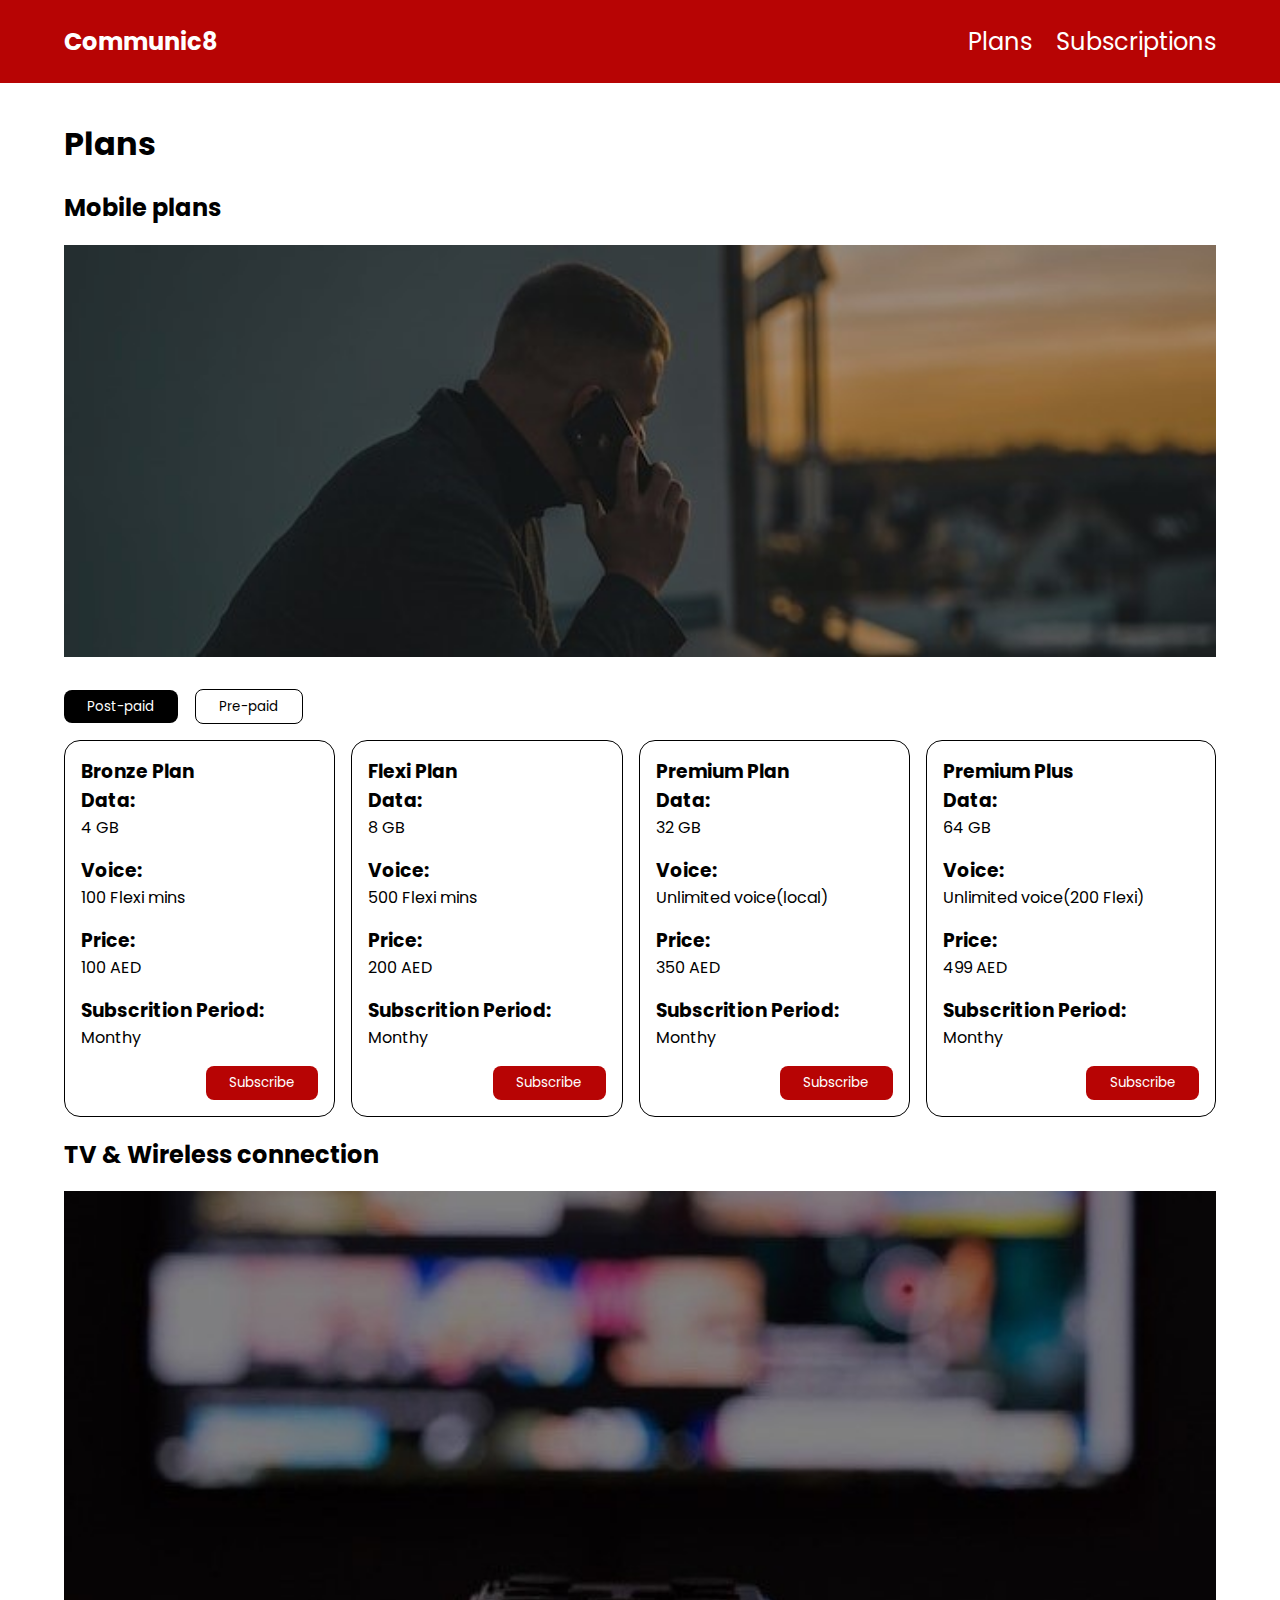
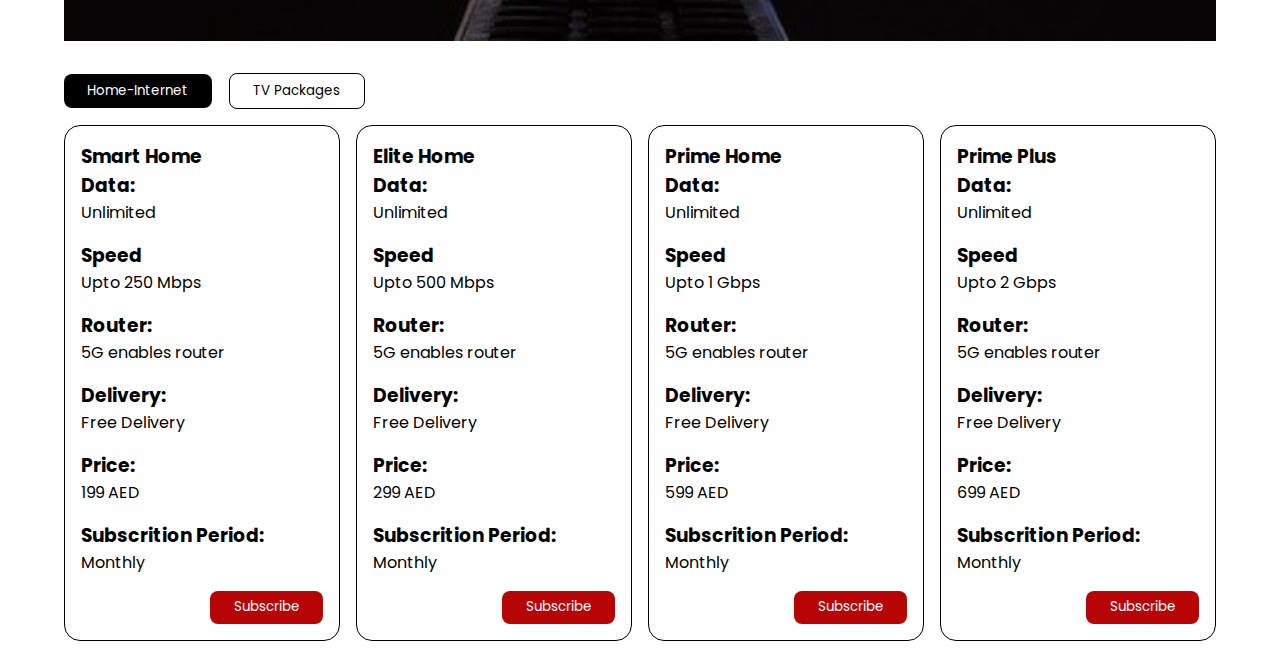
<file: index.html>
<!DOCTYPE html>
<html lang="en">
<head>
    <meta charset="UTF-8">
    <meta http-equiv="X-UA-Compatible" content="IE=edge">
    <meta name="viewport" content="width=device-width, initial-scale=1.0">
    <title>Document</title>
    <link rel="preconnect" href="https://fonts.googleapis.com">
    <link rel="preconnect" href="https://fonts.gstatic.com" crossorigin>
    <link href="https://fonts.googleapis.com/css2?family=Poppins&display=swap" rel="stylesheet">
    <link rel="stylesheet" href="plans_subscriptions_structure.css">
    <link rel="stylesheet" href="plans_subscriptions_style.css">
</head>
<body>
    <div class="main__body">
        <!-- Nav bar-->
        <nav class="nav_bar">
            <div class="logo"><a href="" style="font-weight: bolder;">Communic8</a></div>
            <ul class="nav__list nav__push--right">
                <li><a href="">Plans</a></li>
                <li><a href="subscriptions.html">Subscriptions</a></li>
            </ul>
        </nav>
        <main>
            <h1 class="plan__heading--main" id="plans">Plans</h1>
            <!--Mobile plans-->
            <section class="mobile__section">
                <h2 class="mobile__plans--header">Mobile plans</h2>
                <div class="img-container"><img src="MobilePlans.jpg"/></div>
                <div class="postpre__btn ">
                    <br />
                    <button class="postpaid__btn option__btn" onclick="postPaid()">Post-paid</button>
                    <button class="prepaid__btn option__btn" onclick="prePaid()">Pre-paid</button>
                </div>
                <div class="mobile__cards main__grid">
                    <div class="mobile__card" ></div>
                    <div class="mobile__card" ></div>
                    <div class="mobile__card " ></div>
                    <div class="mobile__card " ></div>
                </div>
            </section>
            <!-- TV & Wireless connection-->
            <section class="tv__wifi--section">
                <h2 class="tv__wifi--header">TV & Wireless connection</h2>
                <div class="img-container">
                    <img src="TVPackages.jpg"/>
                </div>
                <div class="tv__wifi--btn ">
                    <br />
                    <button class="wifi__btn option__btn" onclick="wifi()">Home-Internet</button>
                    <button class="tv__btn option__btn" onclick="tv()">TV Packages</button>
                </div>
                <div class="tv__wifi--cards main__grid">
                    <div class="tv__wifi__card"></div>
                    <div class="tv__wifi__card"></div>
                    <div class="tv__wifi__card"></div>
                    <div class="tv__wifi__card"></div>
                </div>
            </section>
        </main>
        <script src="services_script.js"></script>
    </div>
</body>
</html>
</file>
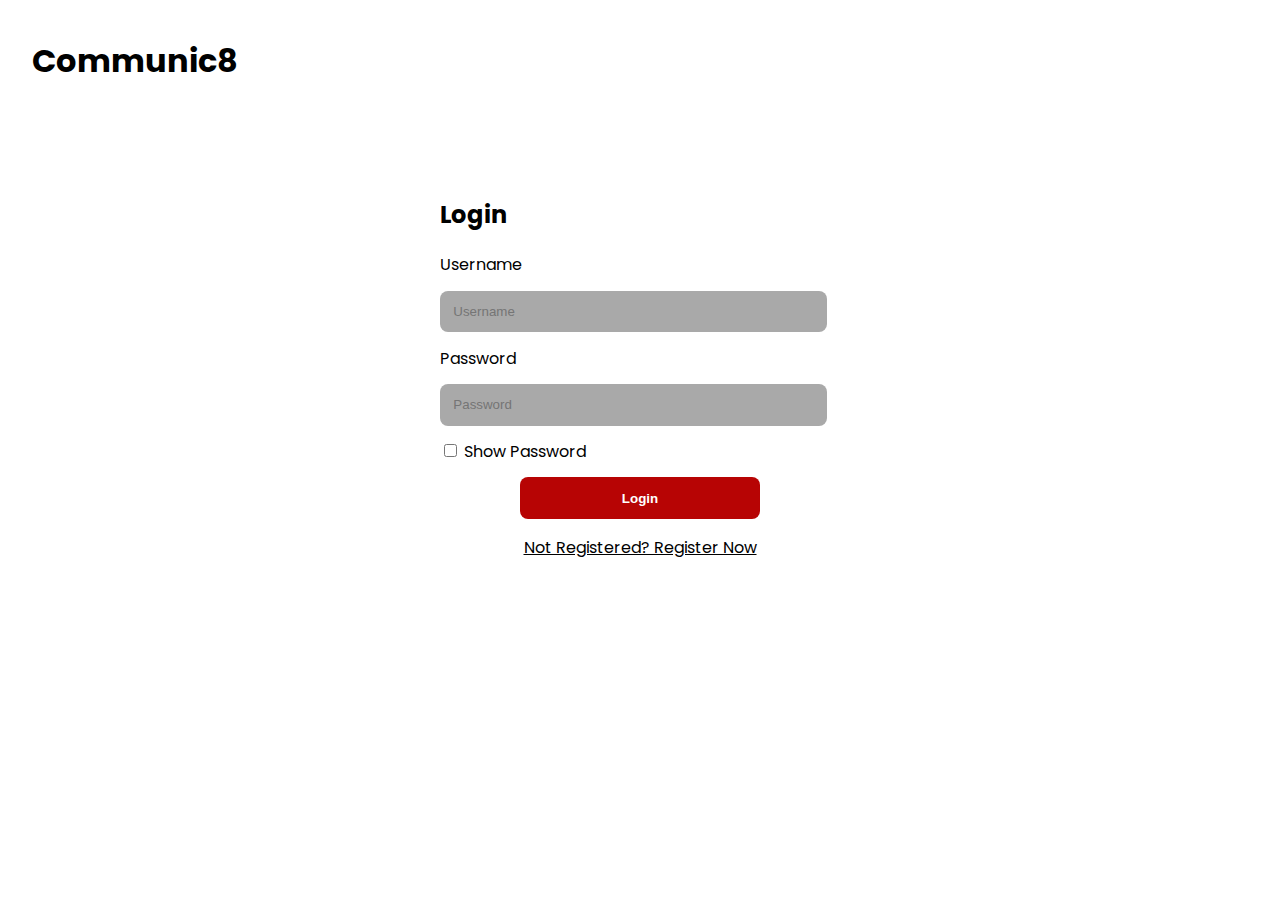
<file: login/index.html>
<!DOCTYPE html>
<html>
<head>
    <title>Login Page</title>
    <link rel="preconnect" href="https://fonts.googleapis.com">
    <link rel="preconnect" href="https://fonts.gstatic.com" crossorigin>
    <link href="https://fonts.googleapis.com/css2?family=Poppins&display=swap" rel="stylesheet">
    <link rel="stylesheet" type="text/css" href="login_structure_style.css">
</head>
<body>
    <script>
        function togglePasswordVisibility() {
            var passwordInput = document.getElementById("password");
            var showPasswordCheckbox = document.getElementById("showPasswordCheckbox");
            
            if (showPasswordCheckbox.checked) {
                passwordInput.type = "text";
            } else {
                passwordInput.type = "password";
            }
        }
    </script>
    <div class="company-name">
        <h1>Communic8</h1>
    </div>
    <div class="container">
        <h2 class="login-header">Login</h2>
        <form action="../subscritions/services.html">
            <label for="username">Username</label>
            <input type="text" id="username" placeholder="Username" required><br>
            <label for="password">Password</label>
            <input type="password" id="password" placeholder="Password" required><br />
            <input type="checkbox" id="showPasswordCheckbox" onchange="togglePasswordVisibility()">
            <label for="showPasswordCheckbox">Show Password</label><br>
            <div class="submit__btn"><input type="submit" value="Login"></br></div>
        </form>

        <div class="register-link">
            <a href="../Registration/Registration.html">Not Registered? Register Now</a>
        </div>
    </div>
</body>
</html>
</file>
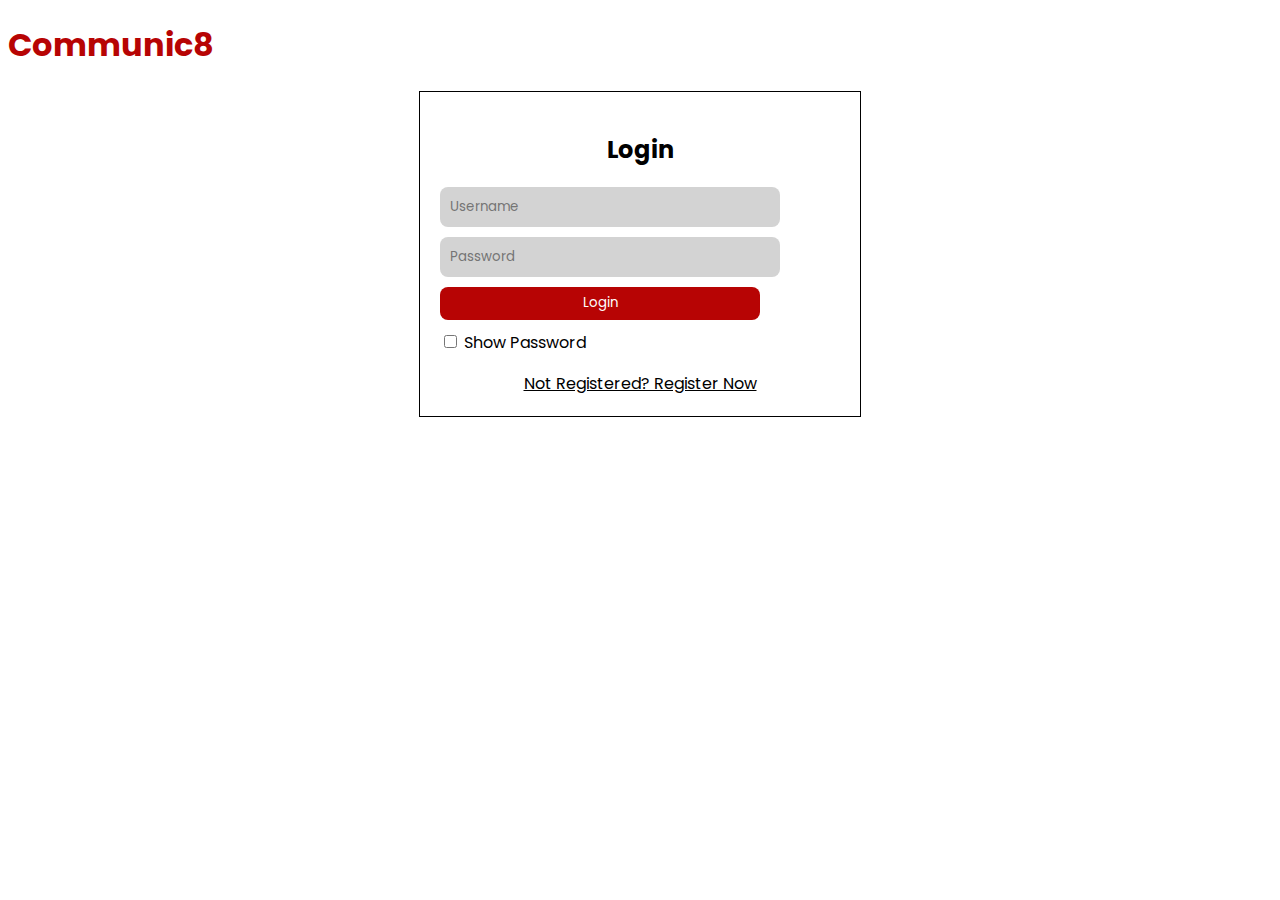
<file: Login.html>
<!DOCTYPE html>
<html>
<head>
    <title>Login Page</title>
    <link rel="preconnect" href="https://fonts.googleapis.com">
    <link rel="preconnect" href="https://fonts.gstatic.com" crossorigin>
    <link href="https://fonts.googleapis.com/css2?family=Poppins&display=swap" rel="stylesheet">
    <link rel="stylesheet" type="text/css" href="login_structure_style.css">
</head>
<body>
    <div class="company-name">
        <h1>Communic8</h1>
    </div>
    <div class="container">
        <script>
            function togglePasswordVisibility() {
                var passwordInput = document.getElementById("password");
                var showPasswordCheckbox = document.getElementById("showPasswordCheckbox");
                
                if (showPasswordCheckbox.checked) {
                    passwordInput.type = "text";
                } else {
                    passwordInput.type = "password";
                }
            }
        </script>
        <h2 class="login-header">Login</h2>
        <form>
            <input type="text" id="username" placeholder="Username" required>
            <input type="password" id="password" placeholder="Password" required><br />
            <input type="submit" value="Login"></br>
            <input type="checkbox" id="showPasswordCheckbox" onchange="togglePasswordVisibility()">
            <label for="showPasswordCheckbox">Show Password</label>
        </form>

        <div class="register-link">
            <a href="Registration.html">Not Registered? Register Now</a>
        </div>
    </div>
</body>
</html>
</file>
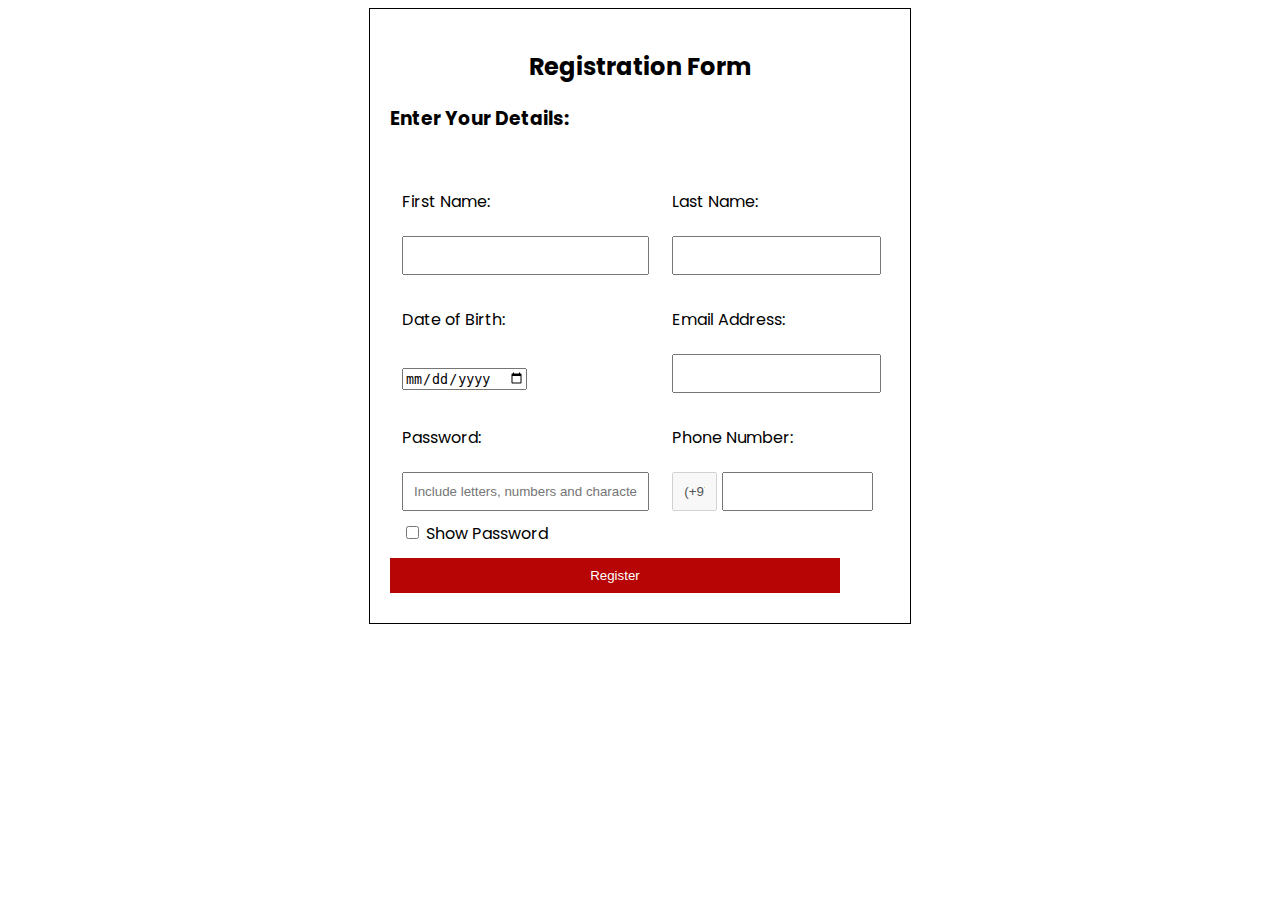
<file: Registration.html>
<!DOCTYPE html>
<html>
<head>
    <title>Registration Page</title>
    <link rel="preconnect" href="https://fonts.googleapis.com">
    <link rel="preconnect" href="https://fonts.gstatic.com" crossorigin>
    <link href="https://fonts.googleapis.com/css2?family=Poppins&display=swap" rel="stylesheet">
    <link rel="stylesheet" type="text/css" href="registration_structure_style.css">
</head>
<body>
    <div class="container">
        <script>
            function togglePasswordVisibility() {
                var passwordInput = document.getElementById("password");
                var showPasswordCheckbox = document.getElementById("showPasswordCheckbox");
                
                if (showPasswordCheckbox.checked) {
                    passwordInput.type = "text";
                } else {
                    passwordInput.type = "password";
                }
            }
        </script>
        <h2>Registration Form</h2>
        <h3>Enter Your Details:</h3>
        <form action="index.html">
        <table>
            <tr>
                <td>First Name:</td>
                <td>Last Name:</td>
            </tr>
            <tr>
                <td><input type="text" id="FirstName" size="30" pattern="([A-Za-z])+"required></td>
                <td><input type="text" id="LastName" size="30" pattern="([A-Za-z])+"required></td>
            </tr>
            <tr>
                <td>Date of Birth:</td>
                <td>Email Address:</td>
            </tr>
            <tr>
                <td><input type="date" id="DateofBirth" size="30" required></td>&nbsp;
                <td><input type="email" id="Email" size="30" required></td>
            </tr>
            <tr>
                <td>Password:</td>
                <td>Phone Number:</td>
            </tr>
            <tr>
                <td>
                    <input type="password" id="password" placeholder="Include letters, numbers and characters" size="30" pattern="^(?=.*[a-zA-Z])(?=.*[0-9])(?=.*[^a-zA-Z0-9]).{8,}$" required>
                    <input type="checkbox" id="showPasswordCheckbox" onchange="togglePasswordVisibility()">
                    <label for="showPasswordCheckbox">Show Password</label>
                </td>
                <td class="phone-number-container">
                    <input type="text" id="countrycode" value="(+971)"  disabled>
                    <input type="text" class="number__area" id="phonenumber" pattern="\5\d{8}"  required>
                </td>
        </table>
        <div class="register__btn"><input type="submit" value="Register"></div>
        </form>
</body>
</html>
</file>
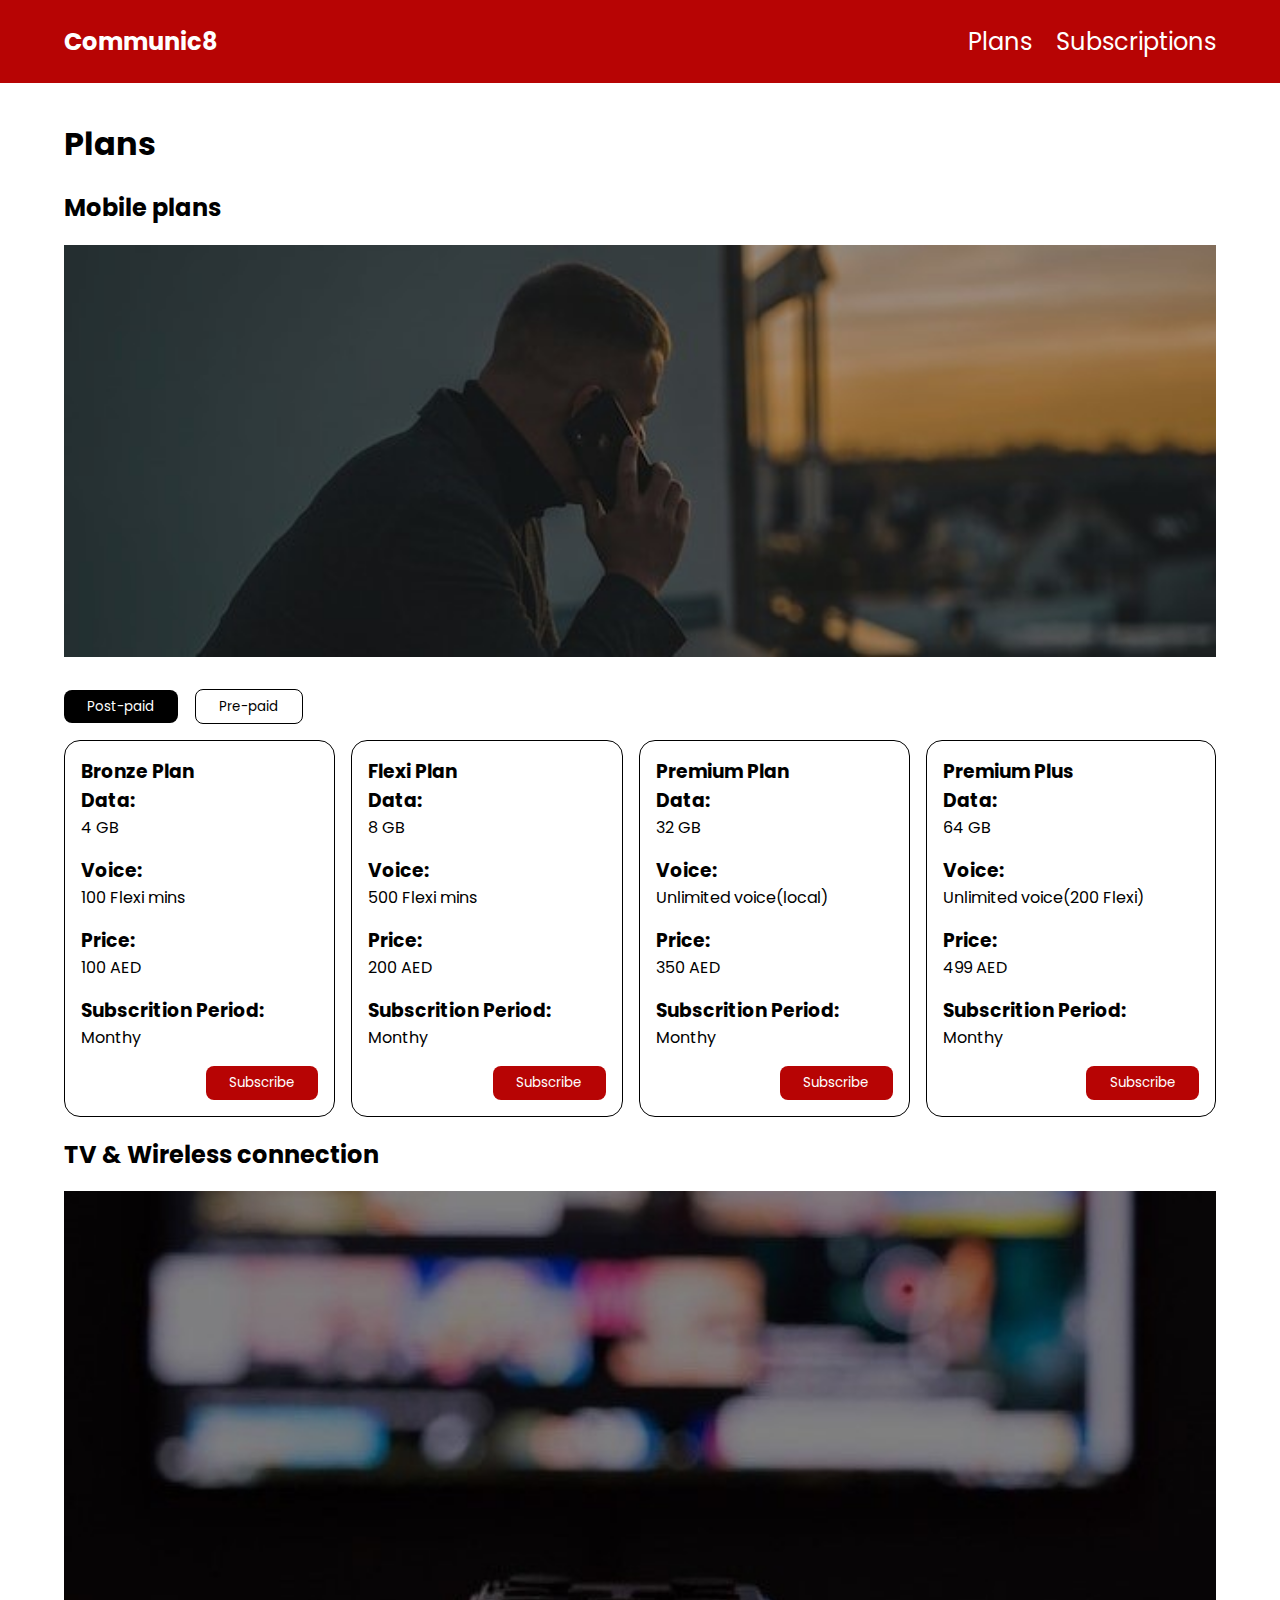
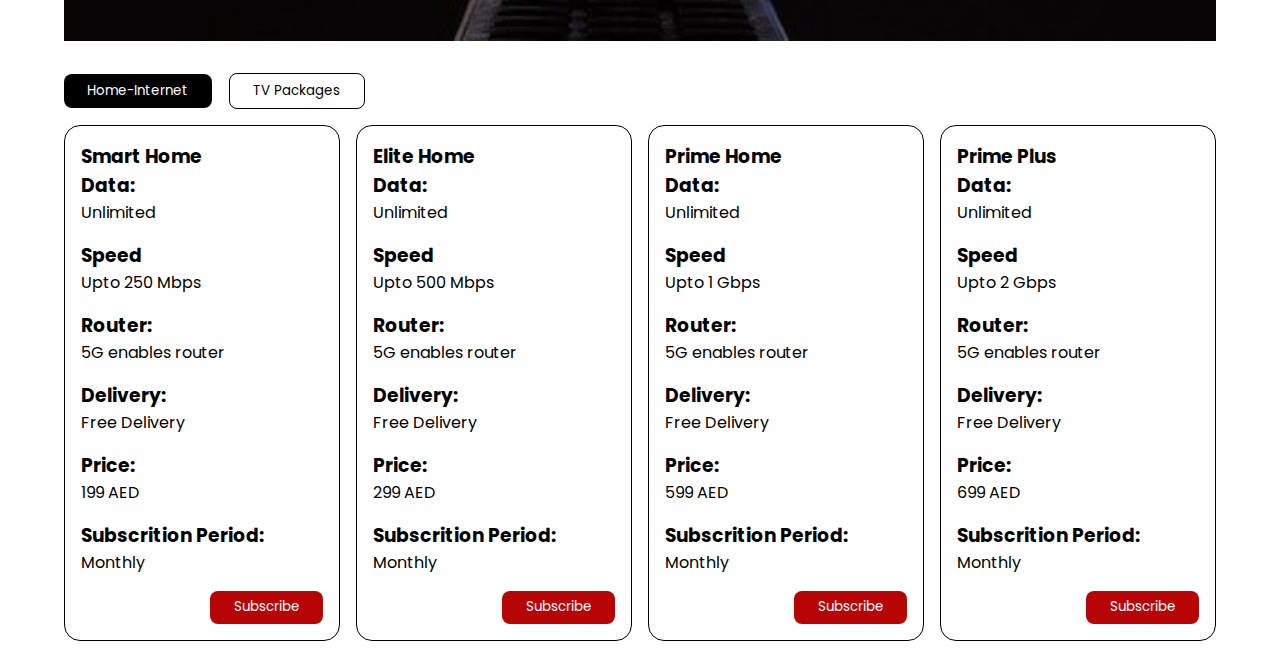
<file: services.html>
<!DOCTYPE html>
<html lang="en">
<head>
    <meta charset="UTF-8">
    <meta http-equiv="X-UA-Compatible" content="IE=edge">
    <meta name="viewport" content="width=device-width, initial-scale=1.0">
    <title>Document</title>
    <link rel="preconnect" href="https://fonts.googleapis.com">
    <link rel="preconnect" href="https://fonts.gstatic.com" crossorigin>
    <link href="https://fonts.googleapis.com/css2?family=Poppins&display=swap" rel="stylesheet">
    <link rel="stylesheet" href="plans_subscriptions_structure.css">
    <link rel="stylesheet" href="plans_subscriptions_style.css">
</head>
<body>
    <div class="main__body">
        <!-- Nav bar-->
        <nav class="nav_bar">
            <div class="logo"><a href="index.html" style="font-weight: bolder;">Communic8</a></div>
            <ul class="nav__list nav__push--right">
                <li><a href="">Plans</a></li>
                <li><a href="subscriptions.html">Subscriptions</a></li>
            </ul>
        </nav>
        <main>
            <h1 class="plan__heading--main" id="plans">Plans</h1>
            <!--Mobile plans-->
            <section class="mobile__section">
                <h2 class="mobile__plans--header">Mobile plans</h2>
                <div class="img-container"><img src="MobilePlans.jpg"/></div>
                <div class="postpre__btn ">
                    <br />
                    <button class="postpaid__btn option__btn" onclick="postPaid()">Post-paid</button>
                    <button class="prepaid__btn option__btn" onclick="prePaid()">Pre-paid</button>
                </div>
                <div class="mobile__cards main__grid">
                    <div class="mobile__card" ></div>
                    <div class="mobile__card" ></div>
                    <div class="mobile__card " ></div>
                    <div class="mobile__card " ></div>
                </div>
            </section>
            <!-- TV & Wireless connection-->
            <section class="tv__wifi--section">
                <h2 class="tv__wifi--header">TV & Wireless connection</h2>
                <div class="img-container">
                    <img src="TVPackages.jpg"/>
                </div>
                <div class="tv__wifi--btn ">
                    <br />
                    <button class="wifi__btn option__btn" onclick="wifi()">Home-Internet</button>
                    <button class="tv__btn option__btn" onclick="tv()">TV Packages</button>
                </div>
                <div class="tv__wifi--cards main__grid">
                    <div class="tv__wifi__card"></div>
                    <div class="tv__wifi__card"></div>
                    <div class="tv__wifi__card"></div>
                    <div class="tv__wifi__card"></div>
                </div>
            </section>
        </main>
        <script src="services_script.js"></script>
    </div>
</body>
</html>
</file>
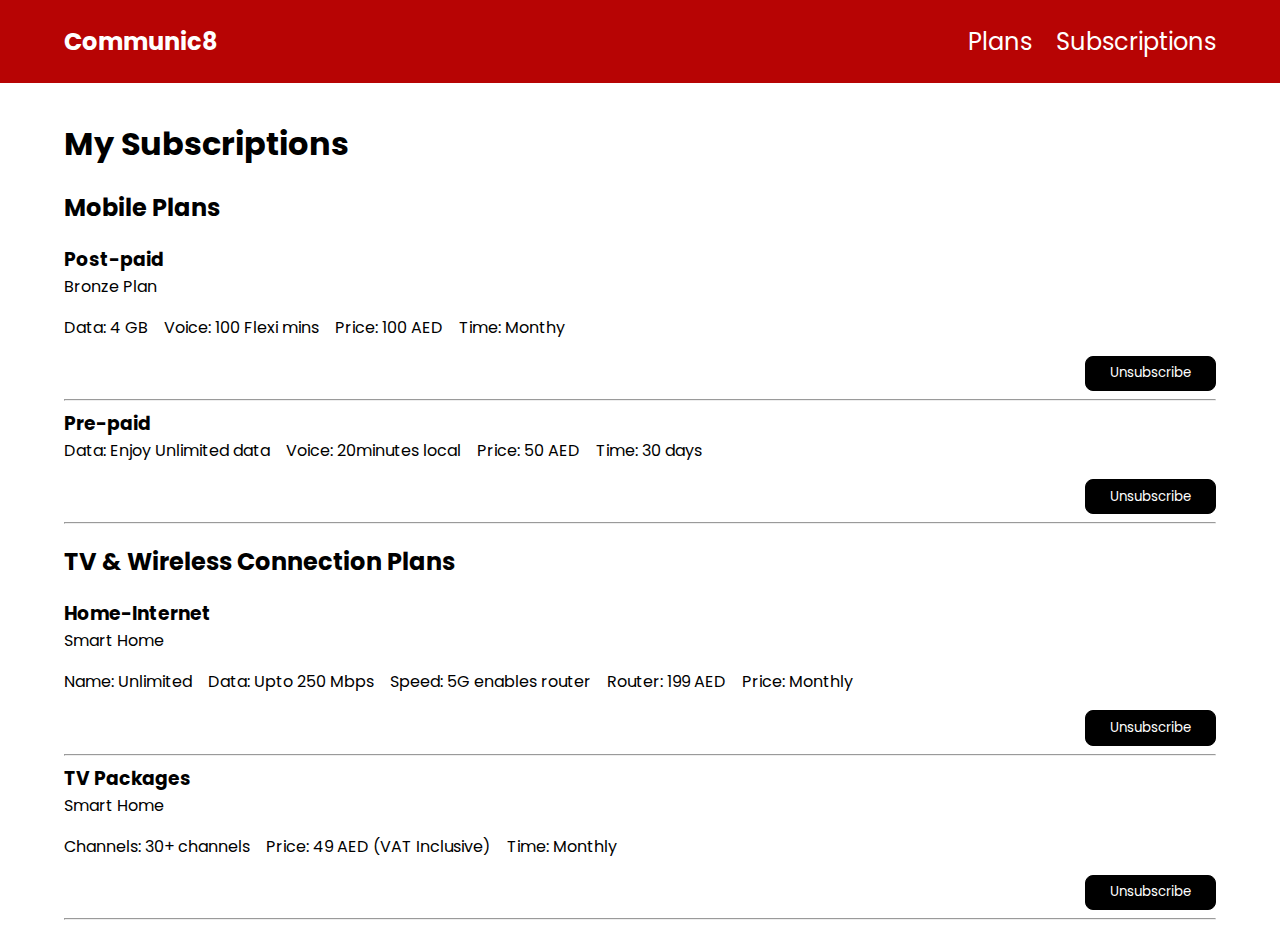
<file: subscriptions.html>
<!DOCTYPE html>
<html lang="en">
<head>
    <meta charset="UTF-8">
    <meta http-equiv="X-UA-Compatible" content="IE=edge">
    <meta name="viewport" content="width=device-width, initial-scale=1.0">
    <title>Document</title>
    <link rel="preconnect" href="https://fonts.googleapis.com">
    <link rel="preconnect" href="https://fonts.gstatic.com" crossorigin>
    <link href="https://fonts.googleapis.com/css2?family=Poppins&display=swap" rel="stylesheet">
    <link rel="stylesheet" href="plans_subscriptions_structure.css">
    <link rel="stylesheet" href="plans_subscriptions_style.css">
</head>
<body>
    <div class="main-body">
        <!-- Nav bar-->
        <div class="nav_bar">
            <div class="logo"><a href="" style="font-weight: bolder;">Communic8</a></div>
            <ul class="nav__list nav__push--right">
                <li><a href="index.html">Plans</a></li>
                <li><a href="">Subscriptions</a></li>
            </ul>
        </div>
        <main>
            <h1 class="plan__heading--main" id="plans">My Subscriptions</h1>
            <div class="subscription-container">
                <div class="subscribed-plans">
                    <h2>Mobile Plans</h2>
                    <div class="mobile-plans">
                        <h3>Post-paid</h3>
                        <div class="post-paid-plans">
                            
                        </div>
                        <h3>Pre-paid</h3>
                        <div class="pre-paid-plans">
                            
                        </div>
                    </div>
                    <h2>TV & Wireless Connection Plans</h2>
                    <div class="tv-wireless-connections">
                        <h3>Home-Internet</h3>
                        <div class="home-internet">
                            
                        </div>
                        <h3>TV Packages</h3>
                        <div class="tv-packages">
                            
                        </div>
                    </div>
                </div>
            </div>
        </main>
        <script src="script_subscriptions_page.js"></script>
    </div>
</body>
</file>
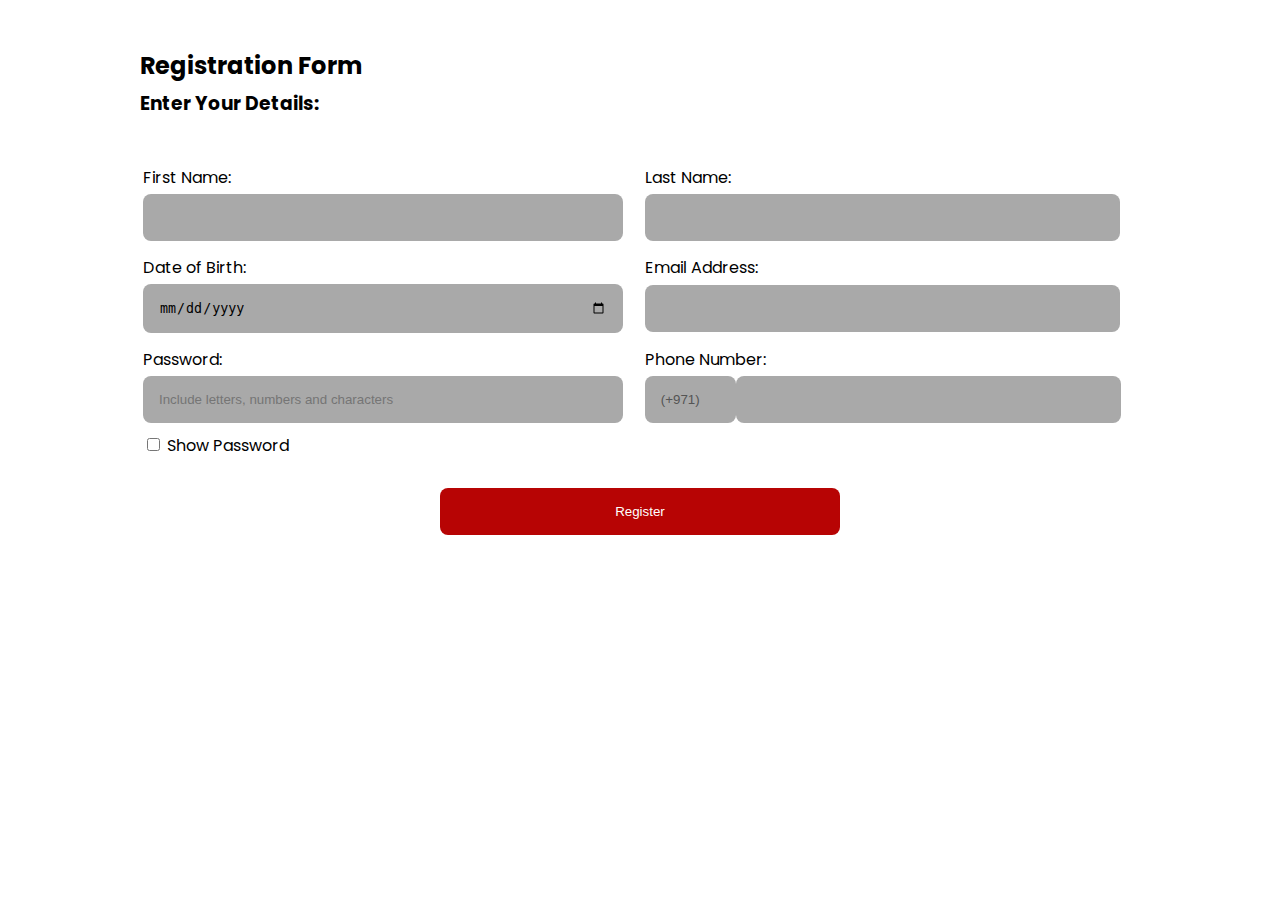
<file: Registration/Registration.html>
<!DOCTYPE html>
<html>
<head>
    <title>Registration Page</title>
    <link rel="preconnect" href="https://fonts.googleapis.com">
    <link rel="preconnect" href="https://fonts.gstatic.com" crossorigin>
    <link href="https://fonts.googleapis.com/css2?family=Poppins&display=swap" rel="stylesheet">
    <link rel="stylesheet" type="text/css" href="registration_structure_style.css">
</head>
<body>
    <div class="container">
        <script>
            function togglePasswordVisibility() {
                var passwordInput = document.getElementById("password");
                var showPasswordCheckbox = document.getElementById("showPasswordCheckbox");
                
                if (showPasswordCheckbox.checked) {
                    passwordInput.type = "text";
                } else {
                    passwordInput.type = "password";
                }
            }
        </script>
        <h2>Registration Form</h2>
        <h3>Enter Your Details:</h3>
        <form action="../login/index.html">
        <table>
            <tr>
                <td>First Name:</td>
                <td>Last Name:</td>
            </tr>
            <tr>
                <td><input type="text" id="FirstName" size="30" pattern="([A-Za-z])+"required></td>
                <td><input type="text" id="LastName" size="30" pattern="([A-Za-z])+"required></td>
            </tr>
            <tr>
                <td>Date of Birth:</td>
                <td>Email Address:</td>
            </tr>
            <tr>
                <td><input type="date" id="DateofBirth" size="30" required></td>&nbsp;
                <td><input type="email" id="Email" size="30" required></td>
            </tr>
            <tr>
                <td>Password:</td>
                <td>Phone Number:</td>
            </tr>
            <tr>
                <td>
                    <input type="password" id="password" placeholder="Include letters, numbers and characters" size="30" pattern="^(?=.*[a-zA-Z])(?=.*[0-9])(?=.*[^a-zA-Z0-9]).{8,}$" required>
                    <input type="checkbox" id="showPasswordCheckbox" onchange="togglePasswordVisibility()">
                    <label for="showPasswordCheckbox">Show Password</label>
                </td>
                <td class="phone-number-container">
                    <input type="text" id="countrycode" value="(+971)"  disabled>
                    <input type="text" class="number__area" id="phonenumber" pattern="\d{8}"  required>
                </td>
        </table>
        <div class="register__btn"><input type="submit" value="Register"></div>
        </form>
</body>
</html>
</file>
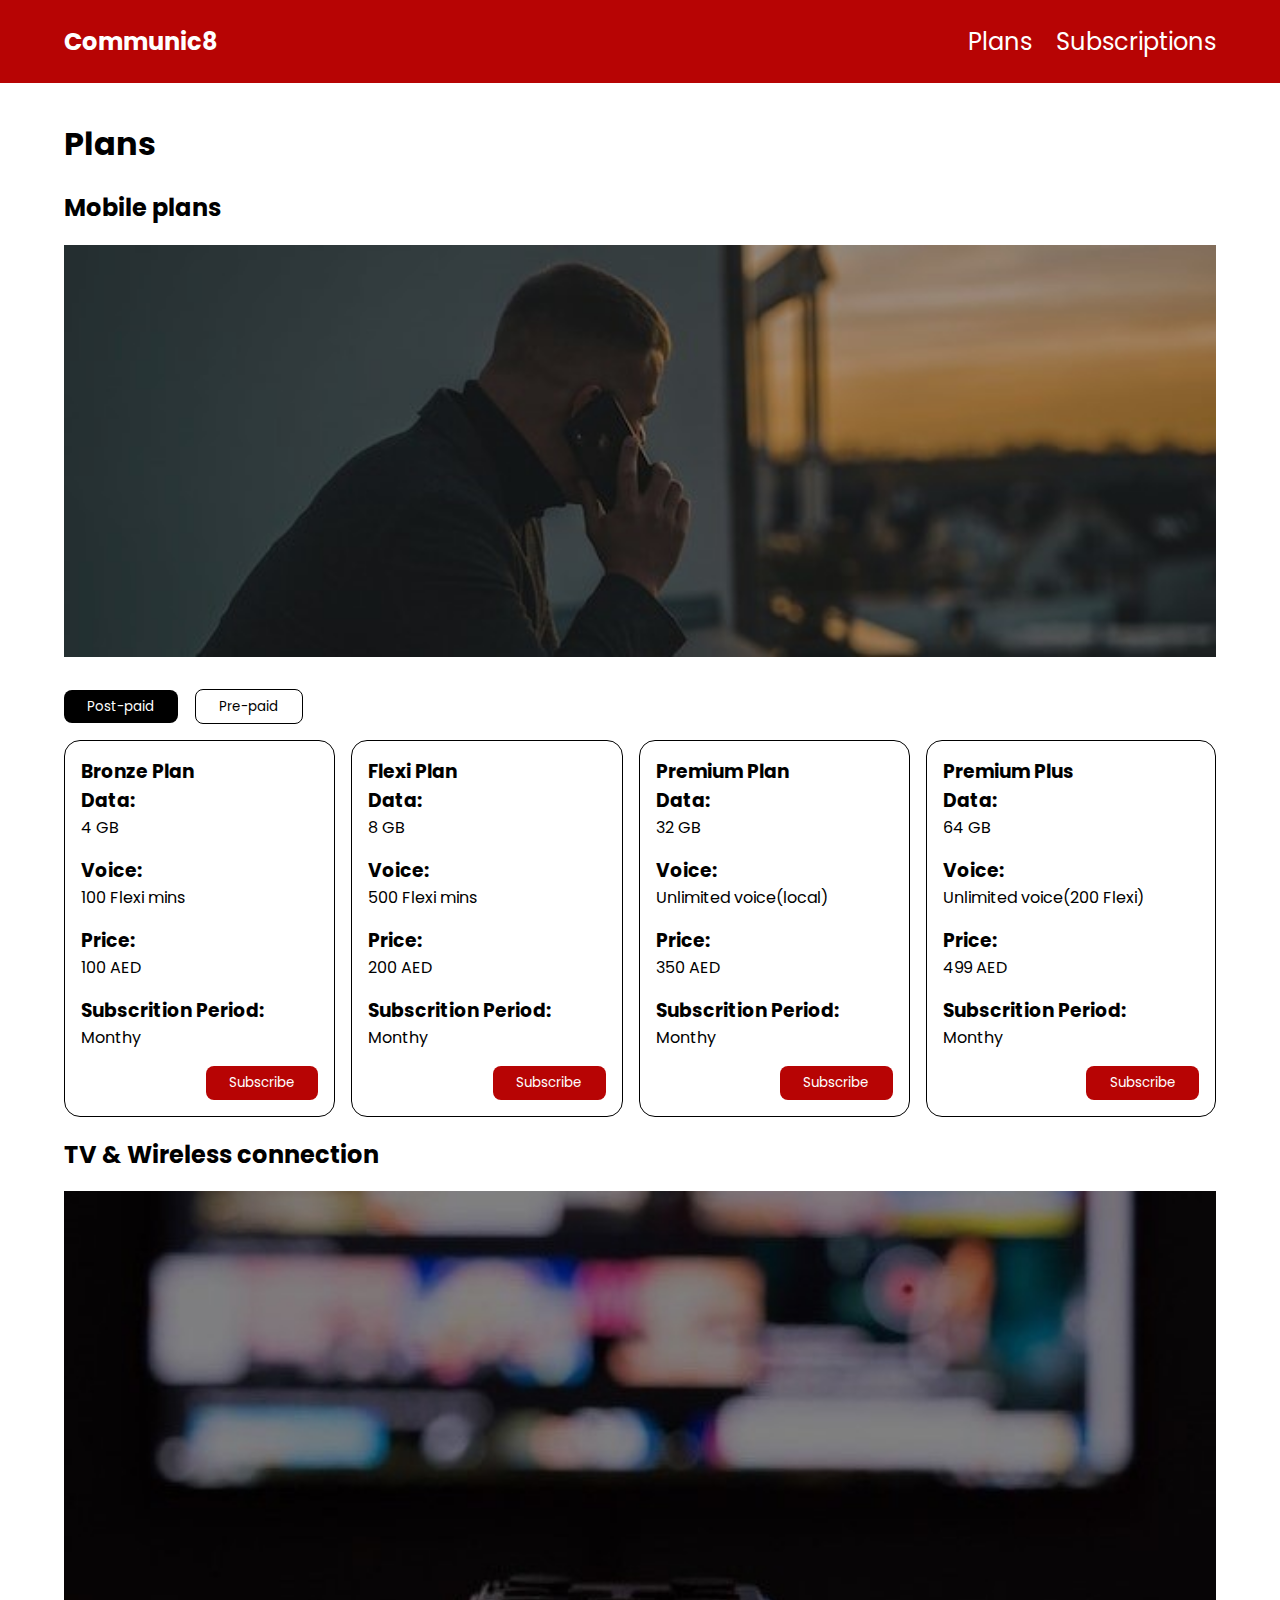
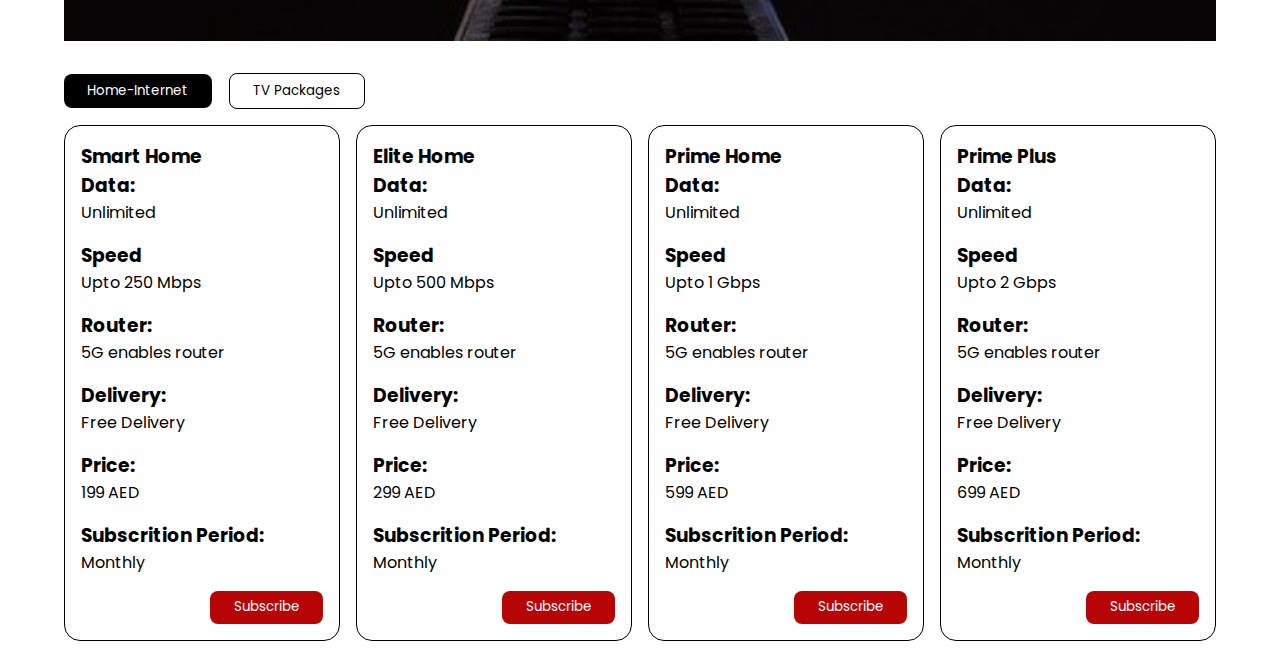
<file: subscritions/services.html>
<!DOCTYPE html>
<html lang="en">
<head>
    <meta charset="UTF-8">
    <meta http-equiv="X-UA-Compatible" content="IE=edge">
    <meta name="viewport" content="width=device-width, initial-scale=1.0">
    <title>Document</title>
    <link rel="preconnect" href="https://fonts.googleapis.com">
    <link rel="preconnect" href="https://fonts.gstatic.com" crossorigin>
    <link href="https://fonts.googleapis.com/css2?family=Poppins&display=swap" rel="stylesheet">
    <link rel="stylesheet" href="plans_subscriptions_structure.css">
    <link rel="stylesheet" href="plans_subscriptions_style.css">
</head>
<body>
    <div class="main__body">
        <!-- Nav bar-->
        <nav class="nav_bar">
            <div class="logo"><a href="../login/index.html" style="font-weight: bolder;">Communic8</a></div>
            <ul class="nav__list nav__push--right">
                <li><a href="">Plans</a></li>
                <li><a href="subscriptions.html">Subscriptions</a></li>
            </ul>
        </nav>
        <main>
            <h1 class="plan__heading--main" id="plans">Plans</h1>
            <!--Mobile plans-->
            <section class="mobile__section">
                <h2 class="mobile__plans--header">Mobile plans</h2>
                <div class="img-container"><img src="images/MobilePlans.jpg"/></div>
                <div class="postpre__btn ">
                    <br />
                    <button class="postpaid__btn option__btn" onclick="postPaid()">Post-paid</button>
                    <button class="prepaid__btn option__btn" onclick="prePaid()">Pre-paid</button>
                </div>
                <div class="mobile__cards main__grid">
                    <div class="mobile__card" ></div>
                    <div class="mobile__card" ></div>
                    <div class="mobile__card " ></div>
                    <div class="mobile__card " ></div>
                </div>
            </section>
            <!-- TV & Wireless connection-->
            <section class="tv__wifi--section">
                <h2 class="tv__wifi--header">TV & Wireless connection</h2>
                <div class="img-container">
                    <img src="images/TVPackages.jpg"/>
                </div>
                <div class="tv__wifi--btn ">
                    <br />
                    <button class="wifi__btn option__btn" onclick="wifi()">Home-Internet</button>
                    <button class="tv__btn option__btn" onclick="tv()">TV Packages</button>
                </div>
                <div class="tv__wifi--cards main__grid">
                    <div class="tv__wifi__card"></div>
                    <div class="tv__wifi__card"></div>
                    <div class="tv__wifi__card"></div>
                    <div class="tv__wifi__card"></div>
                </div>
            </section>
        </main>
        <script src="javascript/services_script.js"></script>
    </div>
</body>
</html>
</file>
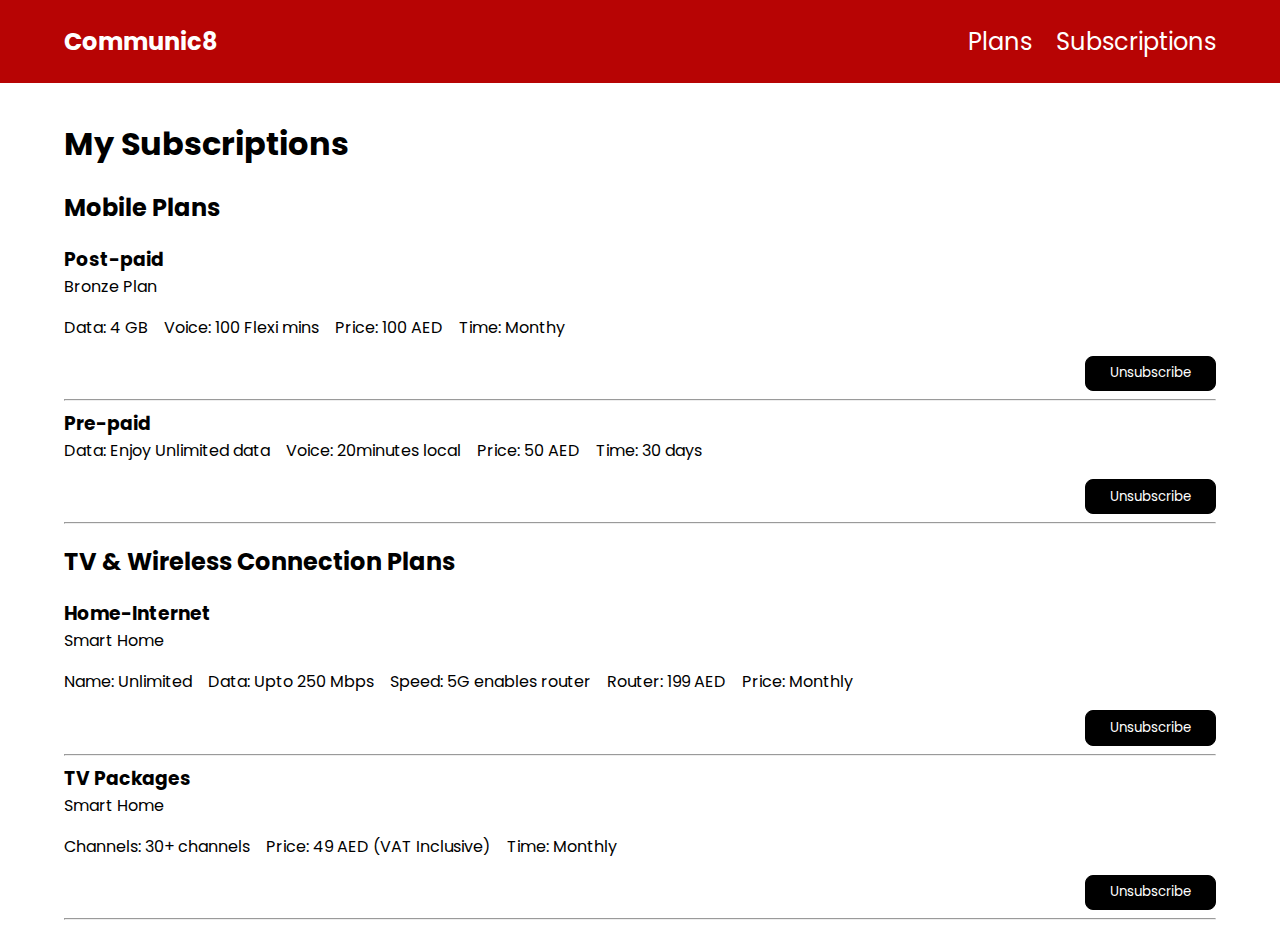
<file: subscritions/subscriptions.html>
<!DOCTYPE html>
<html lang="en">
<head>
    <meta charset="UTF-8">
    <meta http-equiv="X-UA-Compatible" content="IE=edge">
    <meta name="viewport" content="width=device-width, initial-scale=1.0">
    <title>Document</title>
    <link rel="preconnect" href="https://fonts.googleapis.com">
    <link rel="preconnect" href="https://fonts.gstatic.com" crossorigin>
    <link href="https://fonts.googleapis.com/css2?family=Poppins&display=swap" rel="stylesheet">
    <link rel="stylesheet" href="plans_subscriptions_structure.css">
    <link rel="stylesheet" href="plans_subscriptions_style.css">
</head>
<body>
    <div class="main-body">
        <!-- Nav bar-->
        <div class="nav_bar">
            <div class="logo"><a href="" style="font-weight: bolder;">Communic8</a></div>
            <ul class="nav__list nav__push--right">
                <li><a href="services.html">Plans</a></li>
                <li><a href="">Subscriptions</a></li>
            </ul>
        </div>
        <main>
            <h1 class="plan__heading--main" id="plans">My Subscriptions</h1>
            <div class="subscription-container">
                <div class="subscribed-plans">
                    <h2>Mobile Plans</h2>
                    <div class="mobile-plans">
                        <h3>Post-paid</h3>
                        <div class="post-paid-plans">
                            
                        </div>
                        <h3>Pre-paid</h3>
                        <div class="pre-paid-plans">
                            
                        </div>
                    </div>
                    <h2>TV & Wireless Connection Plans</h2>
                    <div class="tv-wireless-connections">
                        <h3>Home-Internet</h3>
                        <div class="home-internet">
                            
                        </div>
                        <h3>TV Packages</h3>
                        <div class="tv-packages">
                            
                        </div>
                    </div>
                </div>
            </div>
        </main>
        <script src="javascript/script_subscriptions_page.js"></script>
    </div>
</body>
</file>
<file: plans_subscriptions_structure.css>
html{
    font-size: 10px;
}
*,*::before,*::after{
    box-sizing: border-box;
}
body{
    margin: 0;
    font-family: 'Poppins', sans-serif;
}
img{
    width: 100%;
}
h3{
    margin: 0;
}
p{
    font-family: 'Poppins', sans-serif;
    margin-top: 0;
}
ul{
    margin: 0;
    list-style-type: none;
}
a{
    text-decoration: none;
    color: white;
    margin: 0;
} 

.main__body{
    margin-right: auto;
    margin-left: auto;
}
main{
    padding: .75rem;
}

button{
    cursor: pointer;
    font-family: 'Poppins', sans-serif;
    color: white;
}

/*NAVBAR CONFIG*/
.nav_bar{
    padding: 1.5em .75em 1.5em .75em;
    display: flex;
    justify-content: space-between;
}
.nav__list{
    display: flex;
}
.nav__list>li+li{
    margin-left: 1em;
    color: white;
}

/*THIS IS WHERE BODY SECTION STARTS*/
.mobile__cards{
    margin-top: 1em;
}
.tv__wifi--cards{
    margin-top: 1em;
}
.mobile__card{
    padding: 1em;
    border-radius: 1rem;
}
.tv__wifi__card{
    padding: 1em;
    border-radius: 1rem;
}

.option__btn{
    border-radius: .5rem;
    /*padding: .25em 1em;*/
    padding: .5em 1.75em;
}
.option__btn:last-child{
    margin-left: 1em;
}
.subscription__btn{
    border-radius: .5rem;
    padding: .5em 1.75em;
    text-align: right;
}
.sub__btn--right{
    text-align: right;
}

/*unsubscribe button*/
.unsubscribe__btn__container{
    text-align: right;
}
.unsubscribe__btn--right{
    border-radius: .5rem;
    padding: .5em 1.75em;
}

.main__grid{
    display: grid;
    gap: 1rem;
    grid-template-areas: 
    'card-1'
    'card-2'
    'card-3'
    'card-4';
}
.main__grid:nth-child(1){
    grid-area: card-1;
}
.main__grid:nth-child(2){
    grid-area: card-2;
}
.main__grid:nth-child(3){
    grid-area: card-3;
}
.main__grid:nth-child(4){
    grid-area: card-4;
}

/*Medium Device*/
@media (min-width:600px){

   .main__grid{
    grid-template-areas: 
    'card-1 card-2'
    'card-3 card-4';
    gap: 2rem;
   }
   main{
    padding: 1rem 4rem;
}
    /*NAVBAR CONFIG*/
    .nav_bar{
        padding: 1.5rem 4rem 1.5rem 4rem;
    }
}


/*Large Device*/
@media (min-width:992px){
    html{
        font-size: 16px;
    }

   .main__grid{
    grid-template-areas: 
    'card-1 card-2 card-3 card-4';
    gap: 1rem;
   }
}
</file>
<file: plans_subscriptions_style.css>
.nav_bar{
    background-color: #B70404; 
    font-size: 1.5rem;
}
.mobile__card{
    border: 1px solid black;
}
.tv__wifi__card{
    border: 1px solid black;
}
a:hover{
    color:black;
}
.option__btn{
    border: 1px solid black;
    background-color: transparent;
    color: black;
}
.option__btn:hover{
    background-color: darkgray;
    border: none;
    color: white;
}
.on_select{
    background-color: black;
    color: white;
    border: none;
}
.subscription__btn{
    background-color: #B70404;
    border: none;
}
.unsubscribe__btn{
    color: black;
}
.unsubscribe__btn--right{
    border: 1px solid black;
    background-color: black;
    text-align: right;
    color: white;
}
</file>
<file: login/login_structure_style.css>
body{
    font-family: 'Poppins', sans-serif;
    padding: .5em 1.5em;
}

.container{
    width: 100%;
    max-width: 25rem;
    margin: 7em auto;
}
input[type="text"], input[type="password"]{
    width: 90%;
    padding: 1em;
    border-radius: .5rem;
    border: 0;
    background-color: darkgray;
    margin: 1em 0;
}
input[type="submit"]{
    margin-top: 1em;
    background-color: #B70404;
    border-radius: .5rem;
    border: 0;
    width: 60%;
    padding: 1em;
    color: white;
    font-weight: bold;
    cursor: pointer;

}
.submit__btn{
    text-align: center;
}
.register-link {
    margin-top: 1em;
    text-align: center;
}

a:link, a:visited{
    color: black;
}
</file>
<file: login_structure_style.css>
body{
    font-family: 'Poppins', sans-serif;
}
main{
    padding: .75rem;
}

.company-name{
    color: #B70404;
}

.container {
    max-width: 400px;
    margin: 0 auto;
    padding: 20px;
    border: 1px solid black; /* to be removed */
}

.password-container {
    position: relative;
}

.password-container input[type="checkbox"] {
    position: absolute;
    top: 0;
    right: 0;
}

.login-header{
    text-align: center;
}

input[type="text"],
input[type="password"],
input[type="submit"]{
    font-family: 'Poppins', sans-serif;
    margin: auto;
    width: 80%;
    padding: 10px;
    margin-bottom: 10px;
    background-color: lightgrey;
    border: none;
    border-radius: .5rem;
}

input[type="submit"] {
    padding: .5em 1.75em;
    background-color: #B70404;
    color: white;
    border: none;
    cursor: pointer;
}

.register-link {
    text-align: center;
    margin-top: 1em;
}

a:link, a:visited{
    color: black;
}
</file>
<file: registration_structure_style.css>
body{
    font-family: 'Poppins', sans-serif;
}
main{
    padding: .75rem;
}

.container {
    max-width: 500px;
    margin: 0 auto;
    padding: 20px;
    border: 1px solid #000000; /* to be removed */
}

.phone-number-container {
    display: flex;
    align-items: center;
}

.phone-number-container input {
    margin-right: 5px;
}

.password-container {
    position: relative;
}

.password-container input[type="checkbox"] {
    position: absolute;
    top: 0;
    right: 0;
}

table {
    width: 100%;
}

td {
    padding: 10px;
}


h2 {
    text-align: center;
}

input[type="text"],
input[type="email"],
input[type="password"],
input[type="submit"] {
    width: 90%;
    padding: 10px;
    margin-bottom: 10px;
}

/* .submit-button-container{
    text-align: right;
} */

input[type="submit"] {
    background-color: #B70404;
    color: #fff;
    border: none;
    cursor: pointer;
}
#countrycode{
    width: 15%;
}
</file>
<file: Registration/registration_structure_style.css>
body{
    font-family: 'Poppins', sans-serif;
}
.container {
    max-width: 1000px;
    margin: 0 auto;
    padding: 1.25rem;
    width: 90%;
}
.phone-number-container {
    display: flex;
    align-items: center;
    margin-right: 1rem;
    
}
table {
    width: 100%;
}

h2{
    margin-bottom: .25em;
}
h3{
    margin-top: 0;
}
input[type="text"],
input[type="date"],
input[type="email"],
input[type="password"] {
    width: 90%;
    padding: 1rem;
    margin-bottom: 10px;
    border-radius: .5rem;
    border: 0;
    background-color: darkgray; 
}
input[type="submit"] {
    width: 40%;
    margin: 2em 0;
    background-color: #B70404;
    color: #fff;
    border: none;
    cursor: pointer;
    padding: 1rem;
    border-radius: .5rem;
}

#countrycode{
    width: 15%;
}
.register__btn{
    text-align: center;
}
</file>
<file: subscritions/plans_subscriptions_structure.css>
html{
    font-size: 10px;
}
*,*::before,*::after{
    box-sizing: border-box;
}
body{
    margin: 0;
    font-family: 'Poppins', sans-serif;
}
img{
    width: 100%;
}
h3{
    margin: 0;
}
p{
    font-family: 'Poppins', sans-serif;
    margin-top: 0;
}
ul{
    margin: 0;
    list-style-type: none;
}
a{
    text-decoration: none;
    color: white;
    margin: 0;
} 

.main__body{
    margin-right: auto;
    margin-left: auto;
}
main{
    padding: .75rem;
}

button{
    cursor: pointer;
    font-family: 'Poppins', sans-serif;
    color: white;
}

/*NAVBAR CONFIG*/
.nav_bar{
    padding: 1.5em .75em 1.5em .75em;
    display: flex;
    justify-content: space-between;
}
.nav__list{
    display: flex;
}
.nav__list>li+li{
    margin-left: 1em;
    color: white;
}

/*THIS IS WHERE BODY SECTION STARTS*/
.mobile__cards{
    margin-top: 1em;
}
.tv__wifi--cards{
    margin-top: 1em;
}
.mobile__card{
    padding: 1em;
    border-radius: 1rem;
}
.tv__wifi__card{
    padding: 1em;
    border-radius: 1rem;
}

.option__btn{
    border-radius: .5rem;
    /*padding: .25em 1em;*/
    padding: .5em 1.75em;
}
.option__btn:last-child{
    margin-left: 1em;
}
.subscription__btn{
    border-radius: .5rem;
    padding: .5em 1.75em;
    text-align: right;
}
.sub__btn--right{
    text-align: right;
}

/*unsubscribe button*/
.unsubscribe__btn__container{
    text-align: right;
}
.unsubscribe__btn--right{
    border-radius: .5rem;
    padding: .5em 1.75em;
}

.main__grid{
    display: grid;
    gap: 1rem;
    grid-template-areas: 
    'card-1'
    'card-2'
    'card-3'
    'card-4';
}
.main__grid:nth-child(1){
    grid-area: card-1;
}
.main__grid:nth-child(2){
    grid-area: card-2;
}
.main__grid:nth-child(3){
    grid-area: card-3;
}
.main__grid:nth-child(4){
    grid-area: card-4;
}

/*Medium Device*/
@media (min-width:600px){

   .main__grid{
    grid-template-areas: 
    'card-1 card-2'
    'card-3 card-4';
    gap: 2rem;
   }
   main{
    padding: 1rem 4rem;
}
    /*NAVBAR CONFIG*/
    .nav_bar{
        padding: 1.5rem 4rem 1.5rem 4rem;
    }
}


/*Large Device*/
@media (min-width:992px){
    html{
        font-size: 16px;
    }

   .main__grid{
    grid-template-areas: 
    'card-1 card-2 card-3 card-4';
    gap: 1rem;
   }
}
</file>
<file: subscritions/plans_subscriptions_style.css>
.nav_bar{
    background-color: #B70404; 
    font-size: 1.5rem;
}
.mobile__card{
    border: 1px solid black;
}
.tv__wifi__card{
    border: 1px solid black;
}
a:hover{
    color:black;
}
.option__btn{
    border: 1px solid black;
    background-color: transparent;
    color: black;
}
.option__btn:hover{
    background-color: darkgray;
    border: none;
    color: white;
}
.on_select{
    background-color: black;
    color: white;
    border: none;
}
.subscription__btn{
    background-color: #B70404;
    border: none;
}
.unsubscribe__btn{
    color: black;
}
.unsubscribe__btn--right{
    border: 1px solid black;
    background-color: black;
    text-align: right;
    color: white;
}
</file>
